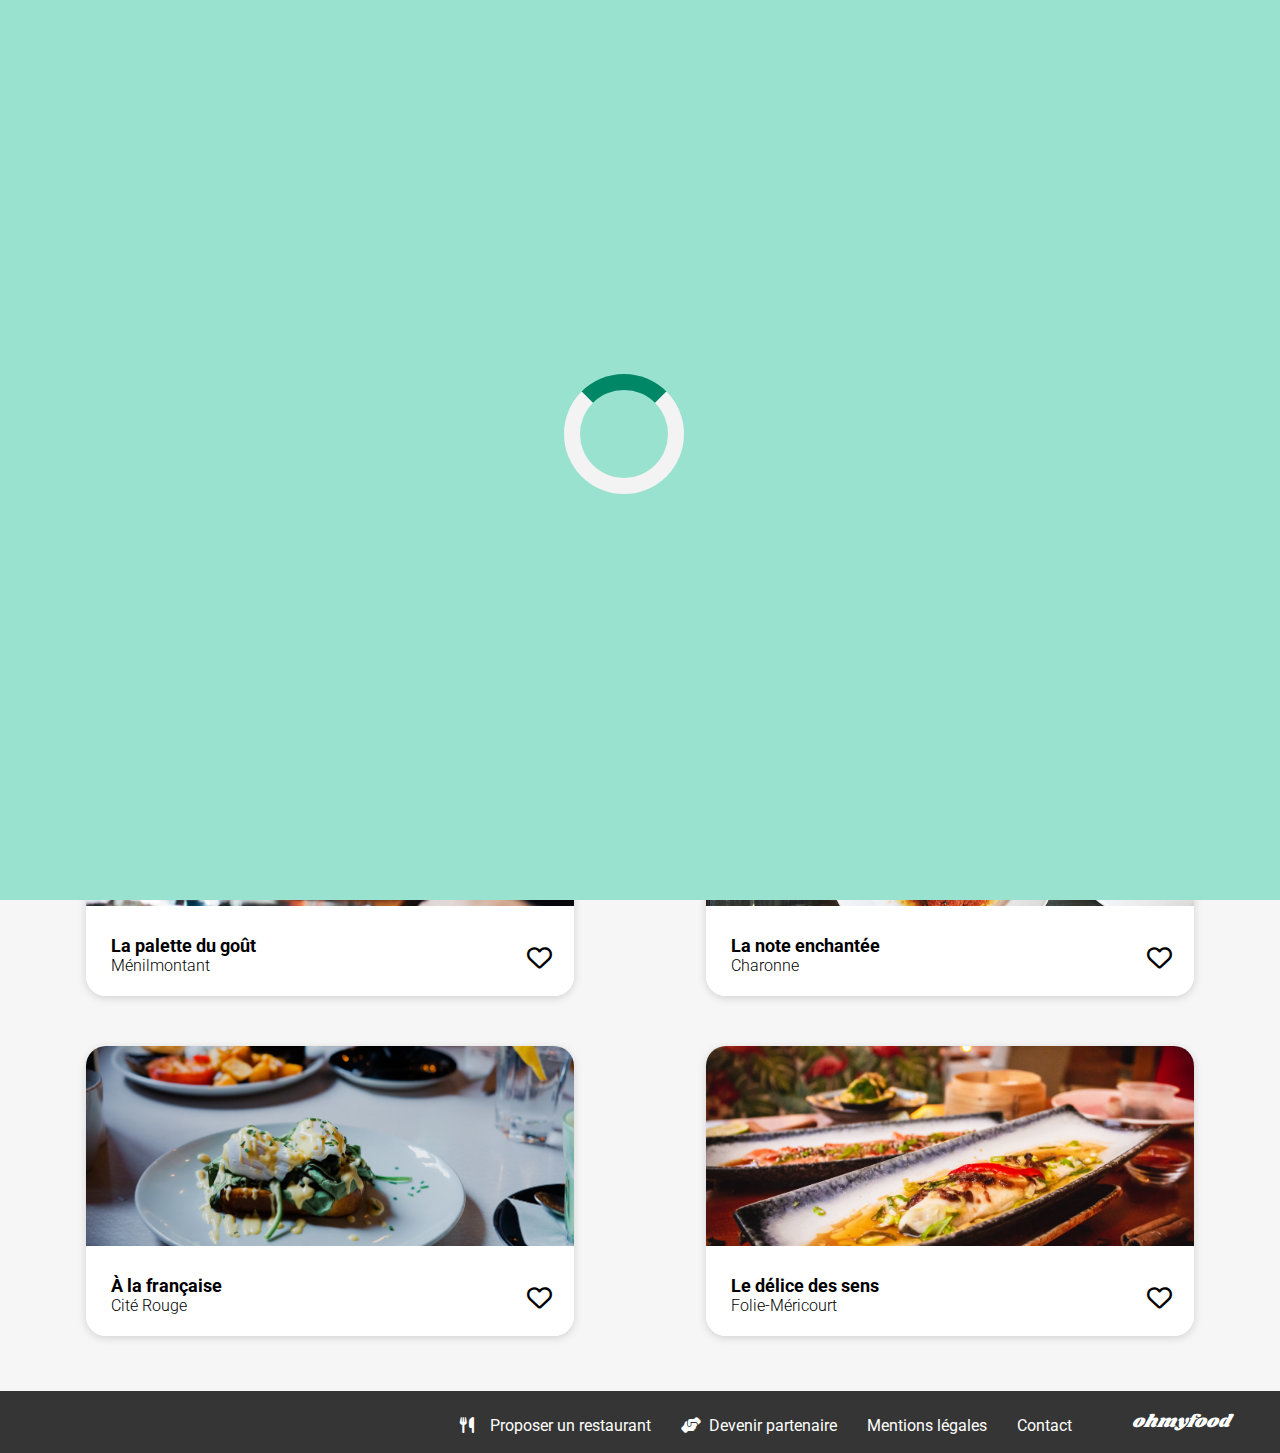
<file: index.html>
<!DOCTYPE html>
<html lang="fr">
  <head>
    <meta charset="UTF-8" />
    <meta name="viewport" content="width=device-width, initial-scale=1.0" />
    <title>ohmyfood</title>
    <link rel="preconnect" href="https://fonts.googleapis.com" />
    <link rel="preconnect" href="https://fonts.gstatic.com" crossorigin />
    <link
      href="https://fonts.googleapis.com/css2?family=Shrikhand&display=swap"
      rel="stylesheet"
    />
    <link rel="preconnect" href="https://fonts.googleapis.com" />
    <link rel="preconnect" href="https://fonts.gstatic.com" crossorigin />
    <link
      href="https://fonts.googleapis.com/css2?family=Roboto:ital,wght@0,100;0,300;0,400;0,500;0,700;0,900;1,100;1,300;1,400;1,500;1,700;1,900&family=Shrikhand&display=swap"
      rel="stylesheet"
    />
    <link
      rel="stylesheet"
      href="https://cdnjs.cloudflare.com/ajax/libs/font-awesome/6.1.1/css/all.min.css"
    />
    <link rel="stylesheet" href="./style/style.css" />
  </head>

  <body>

    <!-- Loader-->

    <div class="loader loader-active .loader-hidden">
      <div class="after"></div>
    </div>


    <!-- Header -->

    <header class="header">
      <h1 class="header__title">ohmyfood</h1>
    </header>

    <!-- Main Page-->
    <main class="main">
      <div class="main__location">
        <img src="assets/Icons/Pin.svg" alt="Location-pin Icon" />

        <p>Paris, Belleville</p>
      </div>

      <!-- Description -->

      <section class="main__description">
        <h2 class="main__description__title">Réservez le menu qui 
vous convient
        </h2>

        <p class="main__description__text">
          Découvrez des restaurants d'exception, sélectionnés par nos soins.
        </p>

        <a class="main__description__btn btn-hover" href="#restaurant"
          ><p>Explorer nos restaurants</p></a
        >
      </section>

      <!-- Fonctionnement -->
      <h2 class="main__fonctionnement__title">Fonctionnement</h2>
      <div class="main__fonctionnement">
        <div class="main__fonctionnement__steps">
          <div>1</div>
          <img
            src="assets/Icons/mobile-screen-button.svg"
            alt="mobile-phone Icon"
          />
          <p>Choisissez un restaurant</p>
        </div>

        <div class="main__fonctionnement__steps">
          <div>2</div>
          <img src="assets/Icons/list-ul.svg" alt="List Icon" />
          <p>Composez votre menu</p>
        </div>

        <div class="main__fonctionnement__steps">
          <div>3</div>
          <img src="assets/Icons/store.svg" alt="Store Icon" />
          <p>Dégustez au restaurant</p>
        </div>
      </div>

      <!-- Restaurants -->

      <section class="main__restaurants">
        <h2 class="main__restaurants__title" id="restaurant">Restaurants</h2>
        <div class="main__restaurants__container">
          <a class="main__restaurants__container__link" href="restaurants/lapalettedugout.html">
            <article class="main__restaurants__container__link__card">
              <img
                src="assets/images/restaurants-images/jay-wennington-N_Y88TWmGwA-unsplash.jpg"
                alt="Image du restaurant La palette du goût"
              />
              <div class="main__restaurants__container__link__card__content">
                <div
                  class="main__restaurants__container__link__card__content__text"
                >
                  <span class="new-badge">Nouveau</span>
                  <div class="main__restaurants__container__link__card__content__text__title">
                    <h3>
                      La palette du goût
                    </h3>
                    <div class="heart"><i class="fa-regular fa-heart heart-empty"></i
                      ><i class="fa-solid fa-heart heart-full"></i></div>
                  </div>

                  <p>Ménilmontant</p>
                </div>
              </div>
            </article>
          </a>
          <a class="main__restaurants__container__link" href="restaurants/lanotenchantee.html">
            <article class="main__restaurants__container__link__card">
              <img
                src="assets/images/restaurants-images/stil-u2Lp8tXIcjw-unsplash.jpg"
                alt="Image du restaurant La note enchantée"
              />
              <div class="main__restaurants__container__link__card__content">
                <div
                  class="main__restaurants__container__link__card__content__text"
                >
                  <span class="new-badge">Nouveau</span>
                  <div class="main__restaurants__container__link__card__content__text__title">
                    <h3>
                      La note enchantée
                    </h3>
                    <div class="heart"><i class="fa-regular fa-heart heart-empty"></i
                      ><i class="fa-solid fa-heart heart-full"></i></div>
                  </div>

                  <p>Charonne</p>
                </div>
              </div>
            </article>
          </a>
          <a class="main__restaurants__container__link" href="restaurants/alafrancaise.html">
            <article class="main__restaurants__container__link__card">
              <img
                src="assets/images/restaurants-images/toa-heftiba-DQKerTsQwi0-unsplash.jpg"
                alt="Image du restaurant À la française"
              />
              <div class="main__restaurants__container__link__card__content">
                <div
                  class="main__restaurants__container__link__card__content__text"
                >
                <div class="main__restaurants__container__link__card__content__text__title">
                  <h3>
                    À la française
                  </h3>
                  <div class="heart"><i class="fa-regular fa-heart heart-empty"></i
                    ><i class="fa-solid fa-heart heart-full"></i></div>
                </div>

                  <p>Cité Rouge</p>
                </div>
              </div>
            </article>
          </a>
          <a class="main__restaurants__container__link" href="restaurants/ledelicedessens.html">
            <article class="main__restaurants__container__link__card">
              <img
                src="assets/images/restaurants-images/louis-hansel-shotsoflouis-qNBGVyOCY8Q-unsplash.jpg"
                alt="Image du restaurant Le délice des sens"
              />
              <div class="main__restaurants__container__link__card__content">
                <div
                  class="main__restaurants__container__link__card__content__text"
                >
                <div class="main__restaurants__container__link__card__content__text__title">
                  <h3>
                    Le délice des sens 
                  </h3>
                  <div class="heart"><i class="fa-regular fa-heart heart-empty"></i
                    ><i class="fa-solid fa-heart heart-full"></i></div>
                </div>

                  <p>Folie-Méricourt</p>
                </div>
              </div>
            </article>
          </a>
        </div>
      </section>
    </main>


  <!-- Footer -->

  <footer>
    <h2 class="footer__title">ohmyfood</h2>
    <div class="footer__content">
      <ul class="footer__content__unordered-list">
        <li class="list-icon1"><a href="#">Proposer un restaurant</a></li>
        <li class="list-icon2"><a href="#">Devenir partenaire</a></li>
        <li><a href="#">Mentions légales</a></li>
        <li><a href="#">Contact</a></li>
      </ul>
    </div>
  </footer>
</body>
</html>
</file>
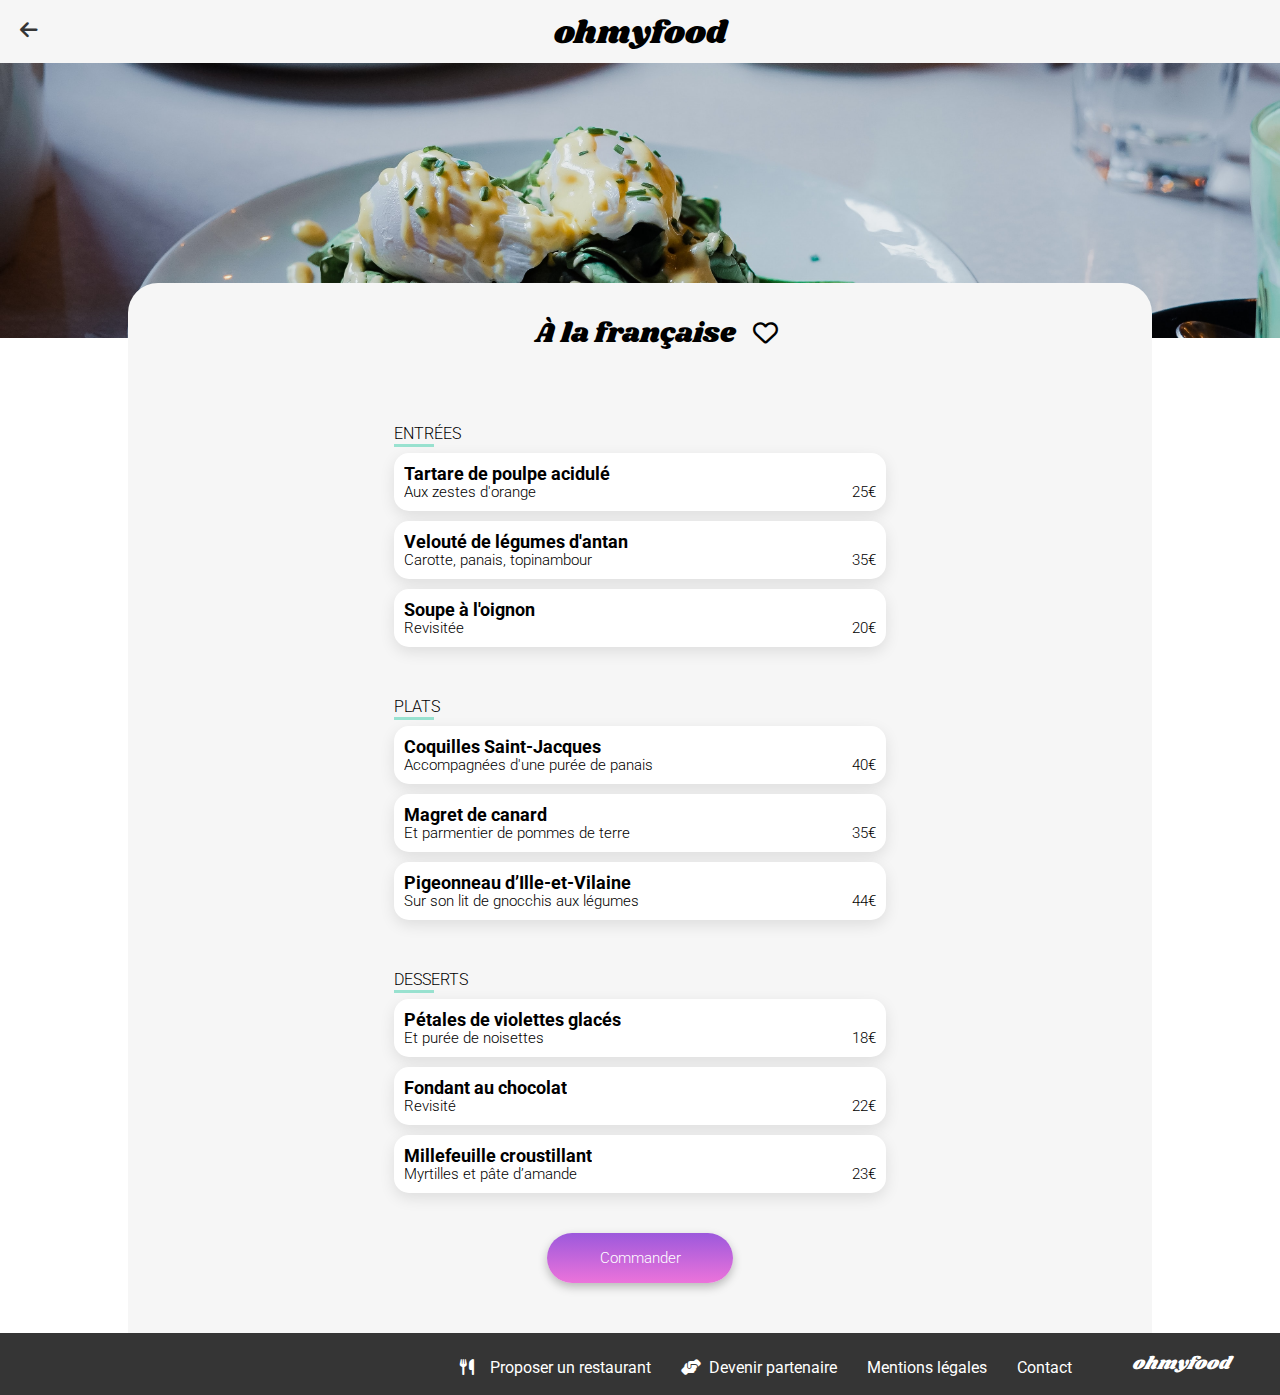
<file: restaurants/alafrancaise.html>
<!DOCTYPE html>
<html lang="fr">
<head>
    <meta charset="UTF-8">
    <meta name="viewport" content="width=device-width, initial-scale=1.0">
    <title>La palette du goût</title>
    <link rel="preconnect" href="https://fonts.googleapis.com" />
    <link rel="preconnect" href="https://fonts.gstatic.com" crossorigin />
    <link
      href="https://fonts.googleapis.com/css2?family=Shrikhand&display=swap"
      rel="stylesheet"
    />
    <link rel="preconnect" href="https://fonts.googleapis.com" />
    <link rel="preconnect" href="https://fonts.gstatic.com" crossorigin />
    <link
      href="https://fonts.googleapis.com/css2?family=Roboto:ital,wght@0,100;0,300;0,400;0,500;0,700;0,900;1,100;1,300;1,400;1,500;1,700;1,900&family=Shrikhand&display=swap"
      rel="stylesheet"
    />
    <link
      rel="stylesheet"
      href="https://cdnjs.cloudflare.com/ajax/libs/font-awesome/6.1.1/css/all.min.css"
    />
    <link rel="stylesheet" href="../style/style.css" />
</head>
<body>
    <header class="restaurant-header">
        <a href="../index.html"><i class="restaurant-header__icon fa-solid fa-arrow-left"></i></a>
        <h1 class="restaurant-header__title">ohmyfood</h1> 
        
    </header>

   


    <main>
        <div class="main-menu">    
            
            <article class="main-menu__card">
                <img class="main-menu__card__image" src="../assets/images/restaurants-images/toa-heftiba-DQKerTsQwi0-unsplash.jpg" alt="Image du restaurant La palette du goût">
                <div class="main-menu__card__content">
                    <div class="main-menu__card__content__header">
                        <h2 class="main-menu__card__content__title">À la française</h2>
                        <div class="main-menu__card__content__heart heart"> <i class="fa-regular fa-heart heart-empty"></i><i class="fa-solid fa-heart heart-full"></i></div>
                    </div>
                    <div class="main-menu__card__content__entrees">
                        <h3 class="main-menu__card__content__entrees__title">entrées</h3>
                        <div class="main-menu__card__content__entrees__meal">
                            <div class="main-menu__card__content__entrees__meal__text">
                                <h3>Tartare de poulpe acidulé</h3>
                                <p>Aux zestes d'orange</p>
                            </div>
                            <div class="main-menu__card__content__entrees__meal__content">
                            <p class="prix">25€</p>
                            <div class="main-menu__card__content__entrees__meal__check"><i class="fa-solid fa-check check"></i></div>
                            </div>                            
                        </div>
                        <div class="main-menu__card__content__entrees__meal">
                            <div class="main-menu__card__content__entrees__meal__text">
                                <h3>Velouté de légumes d'antan</h3>
                                <p>Carotte, panais, topinambour</p>
                            </div>
                            <div class="main-menu__card__content__entrees__meal__content">
                            <p class="prix">35€</p>
                            <div class="main-menu__card__content__entrees__meal__check"><i class="fa-solid fa-check check"></i></div>
                            </div>                            
                        </div>
                        <div class="main-menu__card__content__entrees__meal">
                            <div class="main-menu__card__content__entrees__meal__text">
                                <h3>Soupe à l'oignon</h3>
                                <p>Revisitée</p>
                            </div>
                            <div class="main-menu__card__content__entrees__meal__content">
                            <p class="prix">20€</p>
                            <div class="main-menu__card__content__entrees__meal__check"><i class="fa-solid fa-check check"></i></div>
                            </div>                            
                        </div>
                    </div>
                    <div class="main-menu__card__content__entrees">
                        <h3 class="main-menu__card__content__entrees__title">plats</h3>
                        <div class="main-menu__card__content__entrees__meal">
                            <div class="main-menu__card__content__entrees__meal__text">
                                <h3>Coquilles Saint-Jacques</h3>
                                <p>Accompagnées d'une purée de panais</p>
                            </div>
                            <div class="main-menu__card__content__entrees__meal__content">
                            <p class="prix">40€</p>
                            <div class="main-menu__card__content__entrees__meal__check"><i class="fa-solid fa-check check"></i></div>
                            </div>                            
                        </div>
                        <div class="main-menu__card__content__entrees__meal">
                            <div class="main-menu__card__content__entrees__meal__text">
                                <h3>Magret de canard</h3>
                                <p>Et parmentier de pommes de terre</p>
                            </div>
                            <div class="main-menu__card__content__entrees__meal__content">
                            <p class="prix">35€</p>
                            <div class="main-menu__card__content__entrees__meal__check"><i class="fa-solid fa-check check"></i></div>
                            </div>                            
                        </div>
                        <div class="main-menu__card__content__entrees__meal">
                            <div class="main-menu__card__content__entrees__meal__text">
                                <h3>Pigeonneau d’Ille-et-Vilaine</h3>
                                <p>Sur son lit de gnocchis aux légumes</p>
                            </div>
                            <div class="main-menu__card__content__entrees__meal__content">
                            <p class="prix">44€</p>
                            <div class="main-menu__card__content__entrees__meal__check"><i class="fa-solid fa-check check"></i></div>
                            </div>                            
                        </div>
                    </div>
                    <div class="main-menu__card__content__entrees">
                        <h3 class="main-menu__card__content__entrees__title">desserts</h3>
                        <div class="main-menu__card__content__entrees__meal">
                            <div class="main-menu__card__content__entrees__meal__text">
                                <h3>Pétales de violettes glacés</h3>
                                <p>Et purée de noisettes</p>
                            </div>
                            <div class="main-menu__card__content__entrees__meal__content">
                            <p class="prix">18€</p>
                            <div class="main-menu__card__content__entrees__meal__check"><i class="fa-solid fa-check check"></i></div>
                            </div>                            
                        </div>
                        <div class="main-menu__card__content__entrees__meal">
                            <div class="main-menu__card__content__entrees__meal__text">
                                <h3>Fondant au chocolat</h3>
                                <p>Revisité</p>
                            </div>
                            <div class="main-menu__card__content__entrees__meal__content">
                            <p class="prix">22€</p>
                            <div class="main-menu__card__content__entrees__meal__check"><i class="fa-solid fa-check check"></i></div>
                            </div>                            
                        </div>
                        <div class="main-menu__card__content__entrees__meal">
                            <div class="main-menu__card__content__entrees__meal__text">
                                <h3>Millefeuille croustillant</h3>
                                <p>Myrtilles et pâte d’amande</p>
                            </div>
                            <div class="main-menu__card__content__entrees__meal__content">
                            <p class="prix">23€</p>
                            <div class="main-menu__card__content__entrees__meal__check"><i class="fa-solid fa-check check"></i></div>
                            </div>                            
                        </div>
                    </div>
                    <div class="btn-container">
                        <a class="btn-container__content btn-hover" href="#"
                        ><p>Commander</p></a>
                    </div>
                </div>



            </article>
        </div>    

    </main>

<footer class="footer">
    <h2 class="footer__title">ohmyfood</h2>
    <div class="footer__content">
      <ul class="footer__content__unordered-list">
        <li class="list-icon1"><a href="#">Proposer un restaurant</a></li>
        <li class="list-icon2"><a href="#">Devenir partenaire</a></li>
        <li><a href="#">Mentions légales</a></li>
        <li><a href="#">Contact</a></li>
      </ul>
    </div>
  </footer>
</body>
</html>
</file>
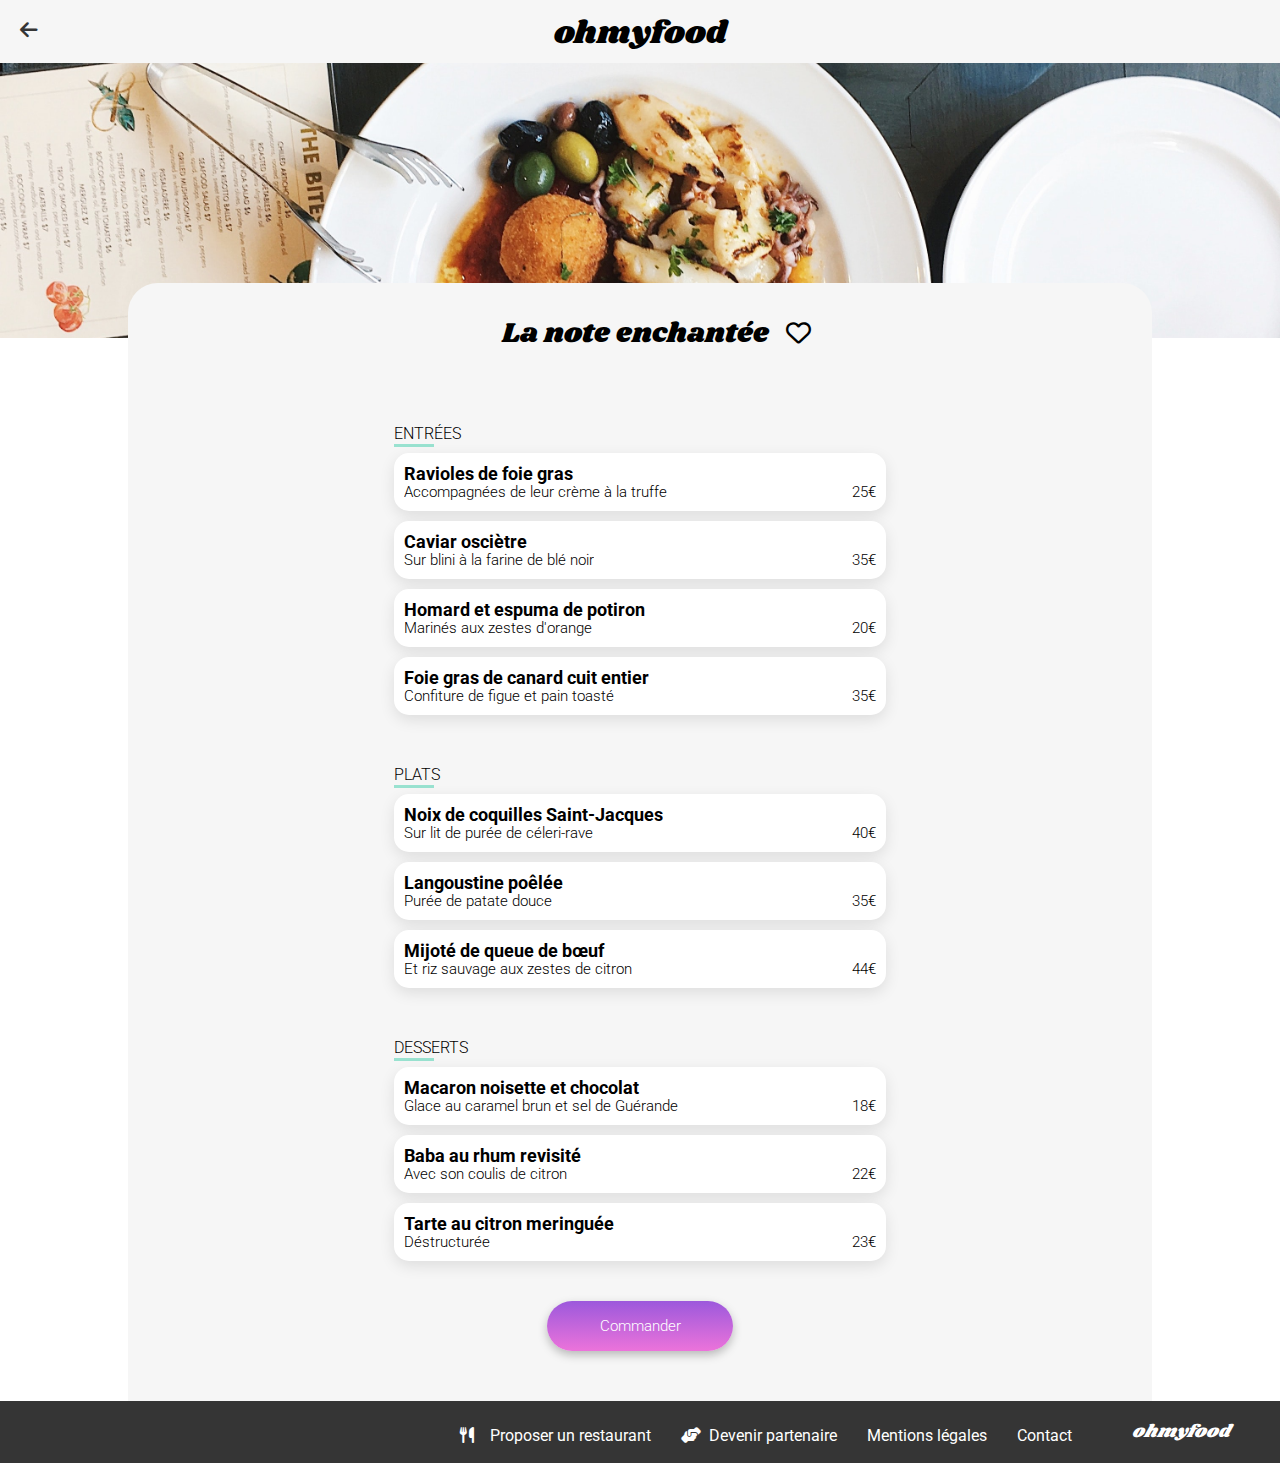
<file: restaurants/lanotenchantee.html>
<!DOCTYPE html>
<html lang="fr">
<head>
    <meta charset="UTF-8">
    <meta name="viewport" content="width=device-width, initial-scale=1.0">
    <title>La palette du goût</title>
    <link rel="preconnect" href="https://fonts.googleapis.com" />
    <link rel="preconnect" href="https://fonts.gstatic.com" crossorigin />
    <link
      href="https://fonts.googleapis.com/css2?family=Shrikhand&display=swap"
      rel="stylesheet"
    />
    <link rel="preconnect" href="https://fonts.googleapis.com" />
    <link rel="preconnect" href="https://fonts.gstatic.com" crossorigin />
    <link
      href="https://fonts.googleapis.com/css2?family=Roboto:ital,wght@0,100;0,300;0,400;0,500;0,700;0,900;1,100;1,300;1,400;1,500;1,700;1,900&family=Shrikhand&display=swap"
      rel="stylesheet"
    />
    <link
      rel="stylesheet"
      href="https://cdnjs.cloudflare.com/ajax/libs/font-awesome/6.1.1/css/all.min.css"
    />
    <link rel="stylesheet" href="../style/style.css" />
</head>
<body>
    <header class="restaurant-header">
        <a href="../index.html"><i class="restaurant-header__icon fa-solid fa-arrow-left"></i></a>
        <h1 class="restaurant-header__title">ohmyfood</h1> 
        
    </header>

   


    <main>
        <div class="main-menu">    
            
            <article class="main-menu__card">
                <img class="main-menu__card__image" src="../assets/images/restaurants-images/stil-u2Lp8tXIcjw-unsplash.jpg" alt="Image du restaurant La palette du goût">
                <div class="main-menu__card__content">
                    <div class="main-menu__card__content__header">
                        <h2 class="main-menu__card__content__title">La note enchantée</h2>
                        <div class="main-menu__card__content__heart heart"> <i class="fa-regular fa-heart heart-empty"></i><i class="fa-solid fa-heart heart-full"></i></div>
                    </div>
                    <div class="main-menu__card__content__entrees">
                        <h3 class="main-menu__card__content__entrees__title">entrées</h3>
                        <div class="main-menu__card__content__entrees__meal">
                            <div class="main-menu__card__content__entrees__meal__text">
                                <h3>Ravioles de foie gras</h3>
                                <p>Accompagnées de leur crème à la truffe</p>
                            </div>
                            <div class="main-menu__card__content__entrees__meal__content">
                            <p class="prix">25€</p>
                            <div class="main-menu__card__content__entrees__meal__check"><i class="fa-solid fa-check check"></i></div>
                            </div>                            
                        </div>
                        <div class="main-menu__card__content__entrees__meal">
                            <div class="main-menu__card__content__entrees__meal__text">
                                <h3>Caviar osciètre</h3>
                                <p>Sur blini à la farine de blé noir</p>
                            </div>
                            <div class="main-menu__card__content__entrees__meal__content">
                            <p class="prix">35€</p>
                            <div class="main-menu__card__content__entrees__meal__check"><i class="fa-solid fa-check check"></i></div>
                            </div>                            
                        </div>
                        <div class="main-menu__card__content__entrees__meal">
                            <div class="main-menu__card__content__entrees__meal__text">
                                <h3>Homard et espuma de potiron</h3>
                                <p>Marinés aux zestes d'orange</p>
                            </div>
                            <div class="main-menu__card__content__entrees__meal__content">
                            <p class="prix">20€</p>
                            <div class="main-menu__card__content__entrees__meal__check"><i class="fa-solid fa-check check"></i></div>
                            </div>                            
                        </div>
                        <div class="main-menu__card__content__entrees__meal">
                            <div class="main-menu__card__content__entrees__meal__text">
                                <h3>Foie gras de canard cuit entier</h3>
                                <p>Confiture de figue et pain toasté</p>
                            </div>
                            <div class="main-menu__card__content__entrees__meal__content">
                            <p class="prix">35€</p>
                            <div class="main-menu__card__content__entrees__meal__check"><i class="fa-solid fa-check check"></i></div>
                            </div>                            
                        </div>
                    </div>
                    <div class="main-menu__card__content__entrees">
                        <h3 class="main-menu__card__content__entrees__title">plats</h3>
                        <div class="main-menu__card__content__entrees__meal">
                            <div class="main-menu__card__content__entrees__meal__text">
                                <h3>Noix de coquilles Saint-Jacques</h3>
                                <p>Sur lit de purée de céleri-rave  </p>
                            </div>
                            <div class="main-menu__card__content__entrees__meal__content">
                            <p class="prix">40€</p>
                            <div class="main-menu__card__content__entrees__meal__check"><i class="fa-solid fa-check check"></i></div>
                            </div>                            
                        </div>
                        <div class="main-menu__card__content__entrees__meal">
                            <div class="main-menu__card__content__entrees__meal__text">
                                <h3>Langoustine poêlée</h3>
                                <p>Purée de patate douce</p>
                            </div>
                            <div class="main-menu__card__content__entrees__meal__content">
                            <p class="prix">35€</p>
                            <div class="main-menu__card__content__entrees__meal__check"><i class="fa-solid fa-check check"></i></div>
                            </div>                            
                        </div>
                        <div class="main-menu__card__content__entrees__meal">
                            <div class="main-menu__card__content__entrees__meal__text">
                                <h3>Mijoté de queue de bœuf</h3>
                                <p>Et riz sauvage aux zestes de citron</p>
                            </div>
                            <div class="main-menu__card__content__entrees__meal__content">
                            <p class="prix">44€</p>
                            <div class="main-menu__card__content__entrees__meal__check"><i class="fa-solid fa-check check"></i></div>
                            </div>                            
                        </div>
                    </div>
                    <div class="main-menu__card__content__entrees">
                        <h3 class="main-menu__card__content__entrees__title">desserts</h3>
                        <div class="main-menu__card__content__entrees__meal">
                            <div class="main-menu__card__content__entrees__meal__text">
                                <h3>Macaron noisette et chocolat</h3>
                                <p>Glace au caramel brun et sel de Guérande</p>
                            </div>
                            <div class="main-menu__card__content__entrees__meal__content">
                            <p class="prix">18€</p>
                            <div class="main-menu__card__content__entrees__meal__check"><i class="fa-solid fa-check check"></i></div>
                            </div>                            
                        </div>
                        <div class="main-menu__card__content__entrees__meal">
                            <div class="main-menu__card__content__entrees__meal__text">
                                <h3>Baba au rhum revisité</h3>
                                <p>Avec son coulis de citron</p>
                            </div>
                            <div class="main-menu__card__content__entrees__meal__content">
                            <p class="prix">22€</p>
                            <div class="main-menu__card__content__entrees__meal__check"><i class="fa-solid fa-check check"></i></div>
                            </div>                            
                        </div>
                        <div class="main-menu__card__content__entrees__meal">
                            <div class="main-menu__card__content__entrees__meal__text">
                                <h3>Tarte au citron meringuée</h3>
                                <p>Déstructurée</p>
                            </div>
                            <div class="main-menu__card__content__entrees__meal__content">
                            <p class="prix">23€</p>
                            <div class="main-menu__card__content__entrees__meal__check"><i class="fa-solid fa-check check"></i></div>
                            </div>                            
                        </div>
                    </div>
                    <div class="btn-container">
                        <a class="btn-container__content btn-hover" href="#"
                        ><p>Commander</p></a>
                    </div>
                </div>



            </article>
        </div>    

    </main>

<footer class="footer">
    <h2 class="footer__title">ohmyfood</h2>
    <div class="footer__content">
      <ul class="footer__content__unordered-list">
        <li class="list-icon1"><a href="#">Proposer un restaurant</a></li>
        <li class="list-icon2"><a href="#">Devenir partenaire</a></li>
        <li><a href="#">Mentions légales</a></li>
        <li><a href="#">Contact</a></li>
      </ul>
    </div>
  </footer>
</body>
</html>
</file>
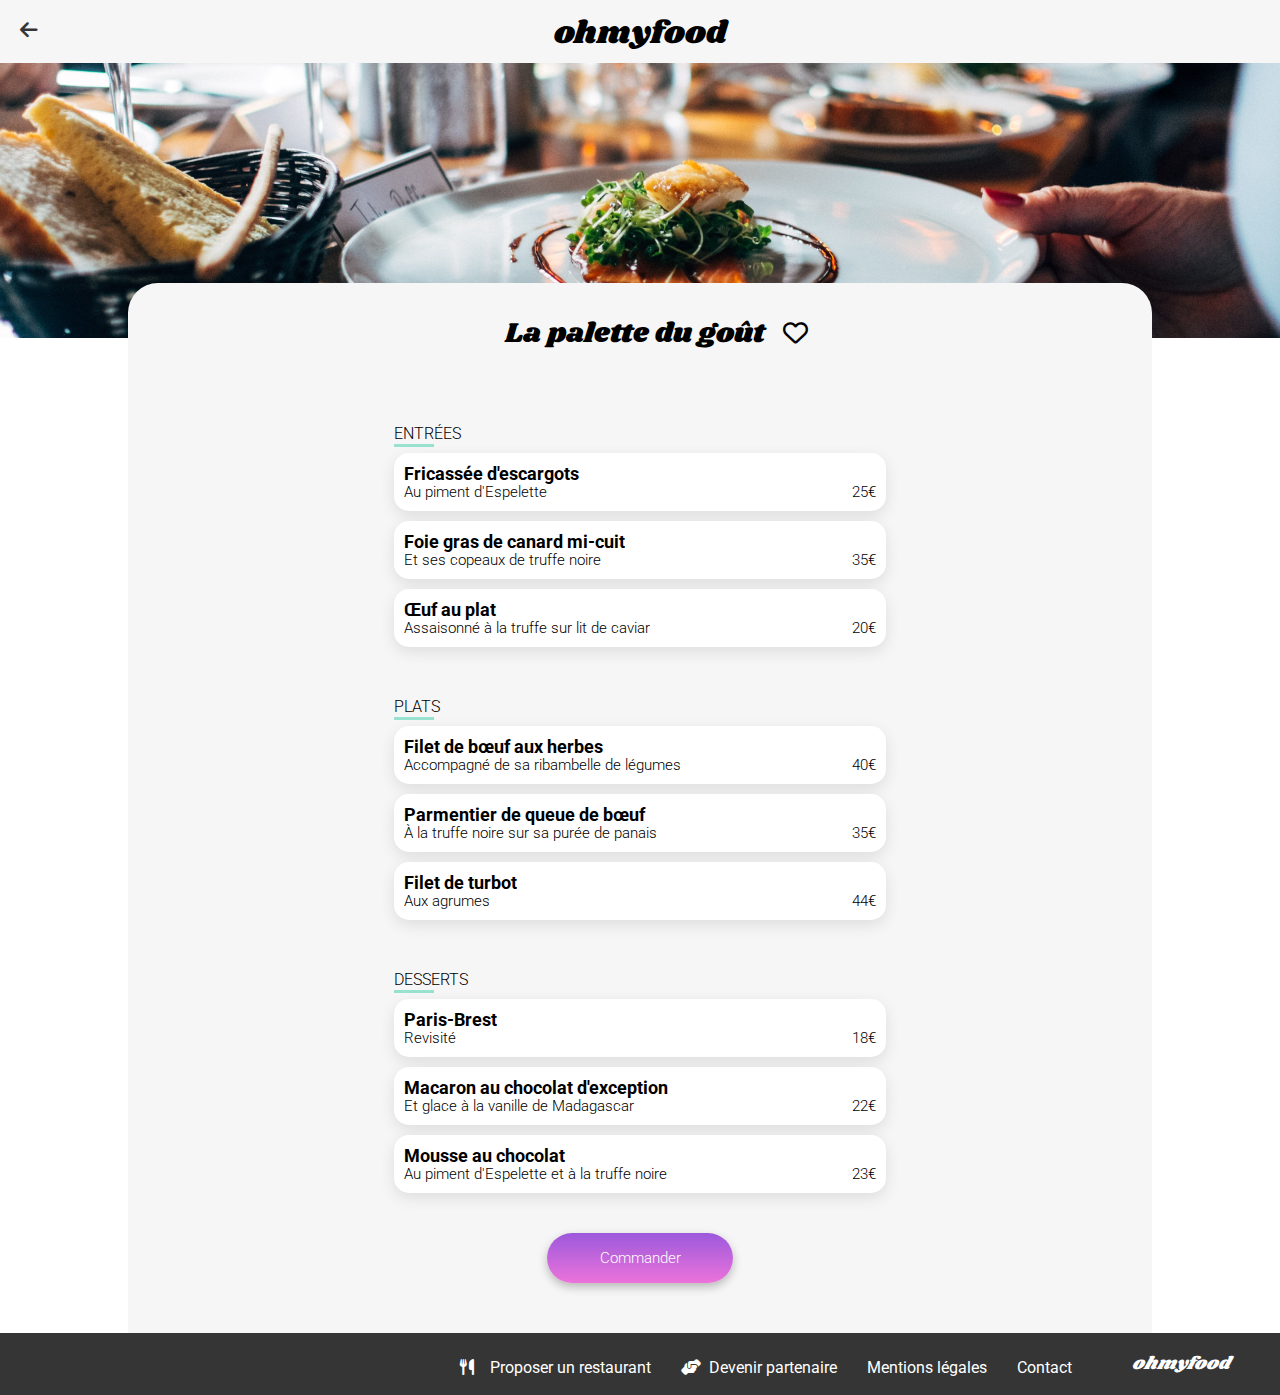
<file: restaurants/lapalettedugout.html>
<!DOCTYPE html>
<html lang="fr">
<head>
    <meta charset="UTF-8">
    <meta name="viewport" content="width=device-width, initial-scale=1.0">
    <title>La palette du goût</title>
    <link rel="preconnect" href="https://fonts.googleapis.com" />
    <link rel="preconnect" href="https://fonts.gstatic.com" crossorigin />
    <link
      href="https://fonts.googleapis.com/css2?family=Shrikhand&display=swap"
      rel="stylesheet"
    />
    <link rel="preconnect" href="https://fonts.googleapis.com" />
    <link rel="preconnect" href="https://fonts.gstatic.com" crossorigin />
    <link
      href="https://fonts.googleapis.com/css2?family=Roboto:ital,wght@0,100;0,300;0,400;0,500;0,700;0,900;1,100;1,300;1,400;1,500;1,700;1,900&family=Shrikhand&display=swap"
      rel="stylesheet"
    />
    <link
      rel="stylesheet"
      href="https://cdnjs.cloudflare.com/ajax/libs/font-awesome/6.1.1/css/all.min.css"
    />
    <link rel="stylesheet" href="../style/style.css" />
</head>
<body>
    <header class="restaurant-header">
        <a href="../index.html"><i class="restaurant-header__icon fa-solid fa-arrow-left"></i></a>
        <h1 class="restaurant-header__title">ohmyfood</h1> 
        
    </header>

   


    <main>
        <div class="main-menu">    
            
            <article class="main-menu__card">
                <img class="main-menu__card__image" src="../assets/images/restaurants-images/jay-wennington-N_Y88TWmGwA-unsplash.jpg" alt="Image du restaurant La palette du goût">
                <div class="main-menu__card__content">
                    <div class="main-menu__card__content__header">
                        <h2 class="main-menu__card__content__title">La palette du goût</h2>
                        <div class="main-menu__card__content__heart heart"> <i class="fa-regular fa-heart heart-empty"></i><i class="fa-solid fa-heart heart-full"></i></div>
                    </div>
                    <div class="main-menu__card__content__entrees">
                        <h3 class="main-menu__card__content__entrees__title">entrées</h3>
                        <div class="main-menu__card__content__entrees__meal">
                            <div class="main-menu__card__content__entrees__meal__text">
                                <h3>Fricassée d'escargots</h3>
                                <p>Au piment d'Espelette</p>
                            </div>
                            <div class="main-menu__card__content__entrees__meal__content">
                            <p class="prix">25€</p>
                            <div class="main-menu__card__content__entrees__meal__check"><i class="fa-solid fa-check check"></i></div>
                            </div>                            
                        </div>
                        <div class="main-menu__card__content__entrees__meal">
                            <div class="main-menu__card__content__entrees__meal__text">
                                <h3>Foie gras de canard mi-cuit</h3>
                                <p>Et ses copeaux de truffe noire</p>
                            </div>
                            <div class="main-menu__card__content__entrees__meal__content">
                            <p class="prix">35€</p>
                            <div class="main-menu__card__content__entrees__meal__check"><i class="fa-solid fa-check check"></i></div>
                            </div>                            
                        </div>
                        <div class="main-menu__card__content__entrees__meal">
                            <div class="main-menu__card__content__entrees__meal__text">
                                <h3>Œuf au plat</h3>
                                <p>Assaisonné à la truffe sur lit de caviar</p>
                            </div>
                            <div class="main-menu__card__content__entrees__meal__content">
                            <p class="prix">20€</p>
                            <div class="main-menu__card__content__entrees__meal__check"><i class="fa-solid fa-check check"></i></div>
                            </div>                            
                        </div>
                    </div>
                    <div class="main-menu__card__content__entrees">
                        <h3 class="main-menu__card__content__entrees__title">plats</h3>
                        <div class="main-menu__card__content__entrees__meal">
                            <div class="main-menu__card__content__entrees__meal__text">
                                <h3>Filet de bœuf aux herbes</h3>
                                <p>Accompagné de sa ribambelle de légumes</p>
                            </div>
                            <div class="main-menu__card__content__entrees__meal__content">
                            <p class="prix">40€</p>
                            <div class="main-menu__card__content__entrees__meal__check"><i class="fa-solid fa-check check"></i></div>
                            </div>                            
                        </div>
                        <div class="main-menu__card__content__entrees__meal">
                            <div class="main-menu__card__content__entrees__meal__text">
                                <h3>Parmentier de queue de bœuf</h3>
                                <p>À la truffe noire sur sa purée de panais</p>
                            </div>
                            <div class="main-menu__card__content__entrees__meal__content">
                            <p class="prix">35€</p>
                            <div class="main-menu__card__content__entrees__meal__check"><i class="fa-solid fa-check check"></i></div>
                            </div>                            
                        </div>
                        <div class="main-menu__card__content__entrees__meal">
                            <div class="main-menu__card__content__entrees__meal__text">
                                <h3>Filet de turbot</h3>
                                <p>Aux agrumes</p>
                            </div>
                            <div class="main-menu__card__content__entrees__meal__content">
                            <p class="prix">44€</p>
                            <div class="main-menu__card__content__entrees__meal__check"><i class="fa-solid fa-check check"></i></div>
                            </div>                            
                        </div>
                    </div>
                    <div class="main-menu__card__content__entrees">
                        <h3 class="main-menu__card__content__entrees__title">desserts</h3>
                        <div class="main-menu__card__content__entrees__meal">
                            <div class="main-menu__card__content__entrees__meal__text">
                                <h3>Paris-Brest</h3>
                                <p>Revisité</p>
                            </div>
                            <div class="main-menu__card__content__entrees__meal__content">
                            <p class="prix">18€</p>
                            <div class="main-menu__card__content__entrees__meal__check"><i class="fa-solid fa-check check"></i></div>
                            </div>                            
                        </div>
                        <div class="main-menu__card__content__entrees__meal">
                            <div class="main-menu__card__content__entrees__meal__text">
                                <h3>Macaron au chocolat d'exception </h3>
                                <p>Et glace à la vanille de Madagascar</p>
                            </div>
                            <div class="main-menu__card__content__entrees__meal__content">
                            <p class="prix">22€</p>
                            <div class="main-menu__card__content__entrees__meal__check"><i class="fa-solid fa-check check"></i></div>
                            </div>                            
                        </div>
                        <div class="main-menu__card__content__entrees__meal">
                            <div class="main-menu__card__content__entrees__meal__text">
                                <h3>Mousse au chocolat </h3>
                                <p>Au piment d'Espelette et à la truffe noire</p>
                            </div>
                            <div class="main-menu__card__content__entrees__meal__content">
                            <p class="prix">23€</p>
                            <div class="main-menu__card__content__entrees__meal__check"><i class="fa-solid fa-check check"></i></div>
                            </div>                            
                        </div>
                    </div>
                    <div class="btn-container">
                        <a class="btn-container__content btn-hover" href="#"
                        ><p>Commander</p></a>
                    </div>
                </div>



            </article>
        </div>    

    </main>

<footer class="footer">
    <h2 class="footer__title">ohmyfood</h2>
    <div class="footer__content">
      <ul class="footer__content__unordered-list">
        <li class="list-icon1"><a href="#">Proposer un restaurant</a></li>
        <li class="list-icon2"><a href="#">Devenir partenaire</a></li>
        <li><a href="#">Mentions légales</a></li>
        <li><a href="#">Contact</a></li>
      </ul>
    </div>
  </footer>
</body>
</html>
</file>
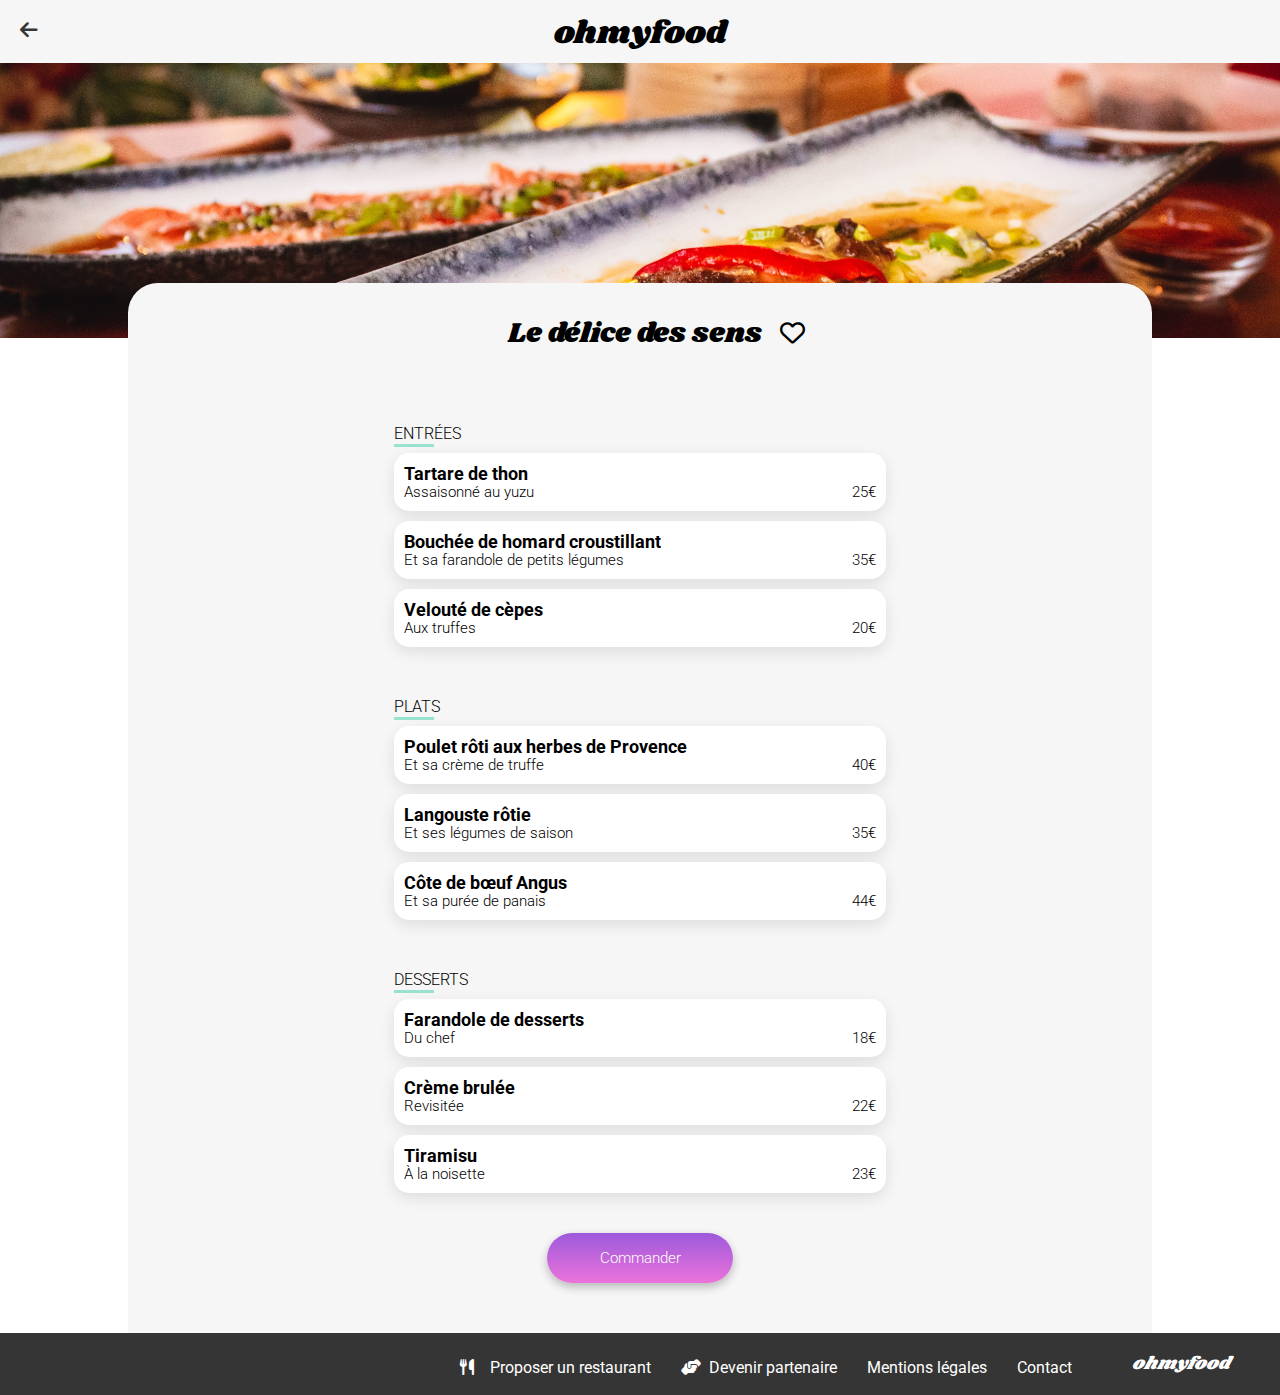
<file: restaurants/ledelicedessens.html>
<!DOCTYPE html>
<html lang="fr">
<head>
    <meta charset="UTF-8">
    <meta name="viewport" content="width=device-width, initial-scale=1.0">
    <title>La palette du goût</title>
    <link rel="preconnect" href="https://fonts.googleapis.com" />
    <link rel="preconnect" href="https://fonts.gstatic.com" crossorigin />
    <link
      href="https://fonts.googleapis.com/css2?family=Shrikhand&display=swap"
      rel="stylesheet"
    />
    <link rel="preconnect" href="https://fonts.googleapis.com" />
    <link rel="preconnect" href="https://fonts.gstatic.com" crossorigin />
    <link
      href="https://fonts.googleapis.com/css2?family=Roboto:ital,wght@0,100;0,300;0,400;0,500;0,700;0,900;1,100;1,300;1,400;1,500;1,700;1,900&family=Shrikhand&display=swap"
      rel="stylesheet"
    />
    <link
      rel="stylesheet"
      href="https://cdnjs.cloudflare.com/ajax/libs/font-awesome/6.1.1/css/all.min.css"
    />
    <link rel="stylesheet" href="../style/style.css" />
</head>
<body>
    <header class="restaurant-header">
        <a href="../index.html"><i class="restaurant-header__icon fa-solid fa-arrow-left"></i></a>
        <h1 class="restaurant-header__title">ohmyfood</h1> 
        
    </header>

   


    <main>
        <div class="main-menu">    
            
            <article class="main-menu__card">
                <img class="main-menu__card__image" src="../assets/images/restaurants-images/louis-hansel-shotsoflouis-qNBGVyOCY8Q-unsplash.jpg" alt="Image du restaurant La palette du goût">
                <div class="main-menu__card__content">
                    <div class="main-menu__card__content__header">
                        <h2 class="main-menu__card__content__title">Le délice des sens</h2>
                        <div class="main-menu__card__content__heart heart"> <i class="fa-regular fa-heart heart-empty"></i><i class="fa-solid fa-heart heart-full"></i></div>
                    </div>
                    <div class="main-menu__card__content__entrees">
                        <h3 class="main-menu__card__content__entrees__title">entrées</h3>
                        <div class="main-menu__card__content__entrees__meal">
                            <div class="main-menu__card__content__entrees__meal__text">
                                <h3>Tartare de thon</h3>
                                <p>Assaisonné au yuzu</p>
                            </div>
                            <div class="main-menu__card__content__entrees__meal__content">
                            <p class="prix">25€</p>
                            <div class="main-menu__card__content__entrees__meal__check"><i class="fa-solid fa-check check"></i></div>
                            </div>                            
                        </div>
                        <div class="main-menu__card__content__entrees__meal">
                            <div class="main-menu__card__content__entrees__meal__text">
                                <h3>Bouchée de homard croustillant</h3>
                                <p>Et sa farandole de petits légumes</p>
                            </div>
                            <div class="main-menu__card__content__entrees__meal__content">
                            <p class="prix">35€</p>
                            <div class="main-menu__card__content__entrees__meal__check"><i class="fa-solid fa-check check"></i></div>
                            </div>                            
                        </div>
                        <div class="main-menu__card__content__entrees__meal">
                            <div class="main-menu__card__content__entrees__meal__text">
                                <h3>Velouté de cèpes</h3>
                                <p>Aux truffes</p>
                            </div>
                            <div class="main-menu__card__content__entrees__meal__content">
                            <p class="prix">20€</p>
                            <div class="main-menu__card__content__entrees__meal__check"><i class="fa-solid fa-check check"></i></div>
                            </div>                            
                        </div>
                    </div>
                    <div class="main-menu__card__content__entrees">
                        <h3 class="main-menu__card__content__entrees__title">plats</h3>
                        <div class="main-menu__card__content__entrees__meal">
                            <div class="main-menu__card__content__entrees__meal__text">
                                <h3>Poulet rôti aux herbes de Provence</h3>
                                <p>Et sa crème de truffe</p>
                            </div>
                            <div class="main-menu__card__content__entrees__meal__content">
                            <p class="prix">40€</p>
                            <div class="main-menu__card__content__entrees__meal__check"><i class="fa-solid fa-check check"></i></div>
                            </div>                            
                        </div>
                        <div class="main-menu__card__content__entrees__meal">
                            <div class="main-menu__card__content__entrees__meal__text">
                                <h3>Langouste rôtie</h3>
                                <p>Et ses légumes de saison</p>
                            </div>
                            <div class="main-menu__card__content__entrees__meal__content">
                            <p class="prix">35€</p>
                            <div class="main-menu__card__content__entrees__meal__check"><i class="fa-solid fa-check check"></i></div>
                            </div>                            
                        </div>
                        <div class="main-menu__card__content__entrees__meal">
                            <div class="main-menu__card__content__entrees__meal__text">
                                <h3>Côte de bœuf Angus</h3>
                                <p>Et sa purée de panais</p>
                            </div>
                            <div class="main-menu__card__content__entrees__meal__content">
                            <p class="prix">44€</p>
                            <div class="main-menu__card__content__entrees__meal__check"><i class="fa-solid fa-check check"></i></div>
                            </div>                            
                        </div>
                    </div>
                    <div class="main-menu__card__content__entrees">
                        <h3 class="main-menu__card__content__entrees__title">desserts</h3>
                        <div class="main-menu__card__content__entrees__meal">
                            <div class="main-menu__card__content__entrees__meal__text">
                                <h3>Farandole de desserts</h3>
                                <p>Du chef</p>
                            </div>
                            <div class="main-menu__card__content__entrees__meal__content">
                            <p class="prix">18€</p>
                            <div class="main-menu__card__content__entrees__meal__check"><i class="fa-solid fa-check check"></i></div>
                            </div>                            
                        </div>
                        <div class="main-menu__card__content__entrees__meal">
                            <div class="main-menu__card__content__entrees__meal__text">
                                <h3>Crème brulée</h3>
                                <p>Revisitée</p>
                            </div>
                            <div class="main-menu__card__content__entrees__meal__content">
                            <p class="prix">22€</p>
                            <div class="main-menu__card__content__entrees__meal__check"><i class="fa-solid fa-check check"></i></div>
                            </div>                            
                        </div>
                        <div class="main-menu__card__content__entrees__meal">
                            <div class="main-menu__card__content__entrees__meal__text">
                                <h3>Tiramisu</h3>
                                <p>À la noisette</p>
                            </div>
                            <div class="main-menu__card__content__entrees__meal__content">
                            <p class="prix">23€</p>
                            <div class="main-menu__card__content__entrees__meal__check"><i class="fa-solid fa-check check"></i></div>
                            </div>                            
                        </div>
                    </div>
                    <div class="btn-container">
                        <a class="btn-container__content btn-hover" href="#"
                        ><p>Commander</p></a>
                    </div>
                </div>



            </article>
        </div>    

    </main>

<footer class="footer">
    <h2 class="footer__title">ohmyfood</h2>
    <div class="footer__content">
      <ul class="footer__content__unordered-list">
        <li class="list-icon1"><a href="#">Proposer un restaurant</a></li>
        <li class="list-icon2"><a href="#">Devenir partenaire</a></li>
        <li><a href="#">Mentions légales</a></li>
        <li><a href="#">Contact</a></li>
      </ul>
    </div>
  </footer>
</body>
</html>
</file>
<file: style/style.css>
@keyframes spin {
  0% {
    transform: rotate(0deg);
  }
  100% {
    transform: rotate(360deg);
  }
}
@keyframes hideLoader {
  90% {
    opacity: 1;
  }
  100% {
    opacity: 0;
    visibility: hidden;
  }
}
.btn-hover:hover {
  background: linear-gradient(to bottom, #a16be0 -11.44%, #ff93e1 123.93%);
}
.btn-hover:hover p {
  transform: scale(1.02);
}

.heart-empty {
  align-self: center;
  z-index: 2;
  opacity: 1;
  position: absolute;
  transition: all 300ms ease-in-out;
  font-size: 25px;
}

.heart-full {
  position: absolute;
  opacity: 0;
  background-clip: text;
  background: linear-gradient(to bottom, #9356DC -11.44%, #FF79DA 123.93%);
  -webkit-background-clip: text;
  -webkit-text-fill-color: transparent;
}

.heart:hover .heart-empty {
  opacity: 0;
}
.heart:hover .heart-full {
  opacity: 1;
}

html {
  font-size: 16px;
  font-family: "Roboto";
  scroll-behavior: smooth;
}

img {
  object-fit: cover;
}

h1 {
  font-family: "Shrikhand";
  font-weight: 500;
}

h2 {
  font-size: 24px;
  font-weight: 700;
}

h3 {
  font-size: 18px;
  font-weight: 700;
}

p {
  font-size: 16px;
  font-weight: 500;
}

a {
  outline: none;
  text-decoration: none;
}

.main__restaurants__container__link {
  color: black;
  text-decoration: none;
}

ul {
  list-style-type: none;
}

*, ::before, ::after {
  margin: 0;
  padding: 0;
  box-sizing: border-box;
}

.new-badge {
  position: absolute;
  display: flex;
  justify-content: center;
  align-items: center;
  top: 1.25rem;
  right: 1.25rem;
  height: 40px;
  background-color: #99E2D0;
  color: #2c9c81;
  padding: 5px 10px;
  border-radius: 3px;
  font-size: 20px;
  font-weight: 500;
}

.header {
  display: flex;
  justify-content: center;
  align-items: center;
  height: 63px;
  width: 100%;
  box-shadow: 0px 4px 4px 0px rgba(0, 0, 0, 0.2509803922);
}

.main__location {
  display: flex;
  justify-content: center;
  align-items: center;
  padding: 15px;
  gap: 17px;
  background: #eaeaea;
  color: #353535;
  box-shadow: inset 0px 2px 4px 0px rgba(0, 0, 0, 0.1490196078);
}
@media (min-width: 1254px) {
  .main__location {
    box-shadow: none;
  }
}
.main__description {
  display: flex;
  justify-content: center;
  align-items: center;
  flex-direction: column;
  padding: 30px 0 60px 0;
  gap: 15px;
  background: #F6F6F6;
  box-shadow: inset 0px 4px 4px 0px rgba(0, 0, 0, 0.2509803922);
}
@media (min-width: 1254px) {
  .main__description {
    box-shadow: none;
  }
}
.main__description__title {
  text-align: center;
  white-space: pre-wrap;
}
@media (min-width: 1254px) {
  .main__description__title {
    font-size: 40px;
    white-space: unset;
  }
}
.main__description__text {
  text-align: center;
  font-size: 18px;
  font-weight: 300;
}
.main__description__btn {
  padding: 15px 20px 15px 20px;
  border-radius: 25px;
  cursor: pointer;
  font-size: 16px;
  font-weight: 500;
  color: #ffffff;
  background: linear-gradient(to bottom, #9356DC -11.44%, #FF79DA 123.93%);
  box-shadow: 0px 4px 10px 0px rgba(0, 0, 0, 0.2509803922);
}
.main__fonctionnement__title {
  padding: 50px 20px 0px 20px;
}
@media (min-width: 1254px) {
  .main__fonctionnement__title {
    padding-left: 100px;
  }
}
.main__fonctionnement {
  padding: 0px 0px 15px 20px;
}
@media (min-width: 1254px) {
  .main__fonctionnement {
    display: flex;
    flex-direction: row;
    justify-content: space-around;
    padding-left: 50px;
    padding-right: 50px;
    gap: 20px;
  }
}
.main__fonctionnement__steps {
  display: flex;
  flex-direction: row;
  justify-content: flex-start;
  align-items: center;
  margin: 20px 10px 20px 10px;
  padding: 25px 0px 25px 35px;
  gap: 15px;
  width: 90%;
  border-radius: 20px;
  cursor: pointer;
  font-size: 16px;
  font-weight: 500;
  background: #f6f6f6;
  box-shadow: 0px 4px 15px 0px rgba(0, 0, 0, 0.1490196078);
}
@media (min-width: 1254px) {
  .main__fonctionnement__steps {
    margin: 50px 10px 30px 10px;
    padding-left: 0px;
    width: 335px;
  }
}
.main__fonctionnement__steps div {
  position: absolute;
  left: 1.5em;
  padding-top: 2px;
  padding-left: 6px;
  width: 20px;
  height: 20px;
  border-radius: 50%;
  font-size: 14px;
  color: #ffffff;
  background: #9356DC;
}
@media (min-width: 1254px) {
  .main__fonctionnement__steps div {
    position: relative;
    left: -1em;
  }
}
.main__restaurants {
  padding: 50px 10px 20px 10px;
  background: #F6F6F6;
}
.main__restaurants__title {
  padding-left: 10px;
}
@media (min-width: 1254px) {
  .main__restaurants__title {
    padding-left: 100px;
  }
}
.main__restaurants__container {
  display: flex;
  flex-direction: column;
  justify-content: space-between;
}
@media (min-width: 1254px) {
  .main__restaurants__container {
    display: flex;
    flex-direction: row;
    flex-wrap: wrap;
    justify-content: space-around;
    align-items: center;
    padding: 20px;
    gap: 20px;
  }
}
.main__restaurants__container__link {
  position: relative;
  border-radius: 20px;
  overflow: hidden;
  margin: 15px 0;
  width: 100%;
  height: 290px;
  box-shadow: 0 2px 8px rgba(0, 0, 0, 0.15);
  background-color: #ffffff;
  cursor: default;
}
@media (min-width: 1254px) {
  .main__restaurants__container__link {
    width: 40%;
  }
}
.main__restaurants__container__link__card img {
  width: 100%;
  height: 200px;
  cursor: pointer;
}
.main__restaurants__container__link__card__content {
  display: flex;
  flex-direction: row;
  justify-content: space-between;
  border-radius: 20px;
  padding: 25px;
  background: #FFFFFF;
}
.main__restaurants__container__link__card__content__text {
  display: flex;
  flex-direction: column;
  width: 100%;
}
.main__restaurants__container__link__card__content__text__title {
  line-height: 21.09px;
  cursor: pointer;
  display: flex;
  flex-direction: row;
  align-items: center;
  justify-content: space-between;
  position: relative;
}
.main__restaurants__container__link__card__content__text__title .fa-heart {
  align-self: center;
  z-index: 2;
  opacity: 1;
  position: absolute;
  transition: all 300ms ease-in-out;
  font-size: 25px;
  left: 95%;
}
.main__restaurants__container__link__card__content__text__title .fa-solid {
  position: absolute;
  opacity: 0;
  background-clip: text;
  background: linear-gradient(to bottom, #9356DC -11.44%, #FF79DA 123.93%);
  -webkit-background-clip: text;
  -webkit-text-fill-color: transparent;
}
.main__restaurants__container__link__card__content__text__title .fa-regular:hover {
  opacity: 0;
}
.main__restaurants__container__link__card__content__text__title .fa-solid:hover {
  opacity: 1;
}
.main__restaurants__container__link__card__content__text p {
  font-weight: 300;
  cursor: pointer;
}

footer {
  background: #353535;
  color: white;
  padding: 2ch;
}
@media (min-width: 1254px) {
  footer {
    display: flex;
    flex-direction: row-reverse;
    justify-content: flex-start;
    align-items: flex-end;
    gap: 60px;
    padding-right: 50px;
  }
}
footer .footer__title {
  font-family: "Shrikhand";
  font-weight: 400;
  font-style: italic;
  font-size: 18px;
}
@media (min-width: 1254px) {
  footer .footer__content__unordered-list {
    display: flex;
    flex-direction: row;
    justify-content: flex-end;
    gap: 30px;
  }
}
footer .footer__content__unordered-list a:visited {
  color: white;
}
footer .footer__content__unordered-list .list-icon1::before {
  content: "\f2e7";
  font-family: "FontAwesome";
  margin-right: 1em;
}
footer .footer__content__unordered-list .list-icon2::before {
  content: "\f4c4";
  font-family: "FontAwesome";
  margin-right: 0.5em;
}

.loader {
  position: fixed;
  left: 0;
  top: 0;
  z-index: 3;
  width: 100vw;
  height: 100vh;
  display: flex;
  justify-content: center;
  align-items: center;
  background: #99E2D0;
  animation: hideLoader 1.5s ease forwards;
}

.loader-active {
  display: flex;
}

.loader-hidden {
  display: none;
}

.loader::after {
  content: "";
  position: absolute;
  left: 50%;
  top: 50%;
  z-index: 1;
  width: 120px;
  height: 120px;
  margin: -76px 0 0 -76px;
  border: 16px solid #f3f3f3;
  border-radius: 50%;
  border-top: 16px solid #008766;
  -webkit-animation: spin 2s linear infinite;
  animation: spin 2s linear infinite;
}

a {
  color: #fff;
}

.restaurant-header {
  height: 63px;
  width: 100%;
  background: #F6F6F6;
}
.restaurant-header .restaurant-header__icon {
  position: absolute;
  top: 20px;
  left: 20px;
  font-size: 20px;
  color: #353535;
}
.restaurant-header .restaurant-header__title {
  text-align: center;
  padding: 10px 0px 10px 0px;
}

.main-menu {
  margin-bottom: -60px;
}
.main-menu__card {
  display: flex;
  flex-direction: column;
  border-radius: 10px;
}
@media (min-width: 1254px) {
  .main-menu__card {
    display: flex;
    justify-content: center;
    align-items: center;
  }
}
.main-menu__card p {
  font-size: 15px;
  font-weight: 300;
  line-height: 17px;
}
.main-menu__card__image {
  width: 100%;
  height: 275px;
  z-index: 0;
}
.main-menu__card__content {
  padding: 10px 20px 10px 20px;
  background: #F6F6F6;
  z-index: 1;
  position: relative;
  top: -55px;
  border-radius: 30px 30px 0px 0px;
}
@media (min-width: 1254px) {
  .main-menu__card__content {
    width: 80%;
  }
}
.main-menu__card__content__header {
  display: flex;
  justify-content: space-between;
  align-items: center;
  padding: 20px 0px 20px 0px;
}
@media (min-width: 1254px) {
  .main-menu__card__content__header {
    display: flex;
    flex-direction: row;
    justify-content: center;
    gap: 30px;
  }
}
.main-menu__card__content__title {
  font-family: "Shrikhand";
  font-size: 28px;
  font-weight: 400;
  padding-left: 20px;
}
.main-menu__card__content__heart {
  display: flex;
  justify-content: center;
  align-items: center;
}
.main-menu__card__content__heart .fa-heart {
  align-self: center;
  z-index: 2;
  opacity: 1;
  position: absolute;
  transition: all 300ms ease-in-out;
  font-size: 25px;
}
.main-menu__card__content__heart .fa-solid {
  position: absolute;
  opacity: 0;
  background-clip: text;
  background: linear-gradient(to bottom, #9356DC -11.44%, #FF79DA 123.93%);
  -webkit-background-clip: text;
  -webkit-text-fill-color: transparent;
}
.main-menu__card__content__heart .fa-regular:active {
  opacity: 0;
}
.main-menu__card__content__heart .fa-solid:active {
  opacity: 1;
}
.main-menu__card__content__entrees {
  padding-top: 50px;
}
@media (min-width: 1254px) {
  .main-menu__card__content__entrees {
    display: flex;
    justify-content: center;
    align-items: center;
    flex-direction: column;
  }
}
.main-menu__card__content__entrees__title {
  text-transform: uppercase;
  font-size: 16px;
  font-weight: 300;
}
@media (min-width: 1254px) {
  .main-menu__card__content__entrees__title {
    align-self: flex-start;
    padding-left: 25%;
  }
}
.main-menu__card__content__entrees__title::after {
  content: "";
  background: #99E2D0;
  position: absolute;
  margin-top: 20px;
  left: 20px;
  height: 3px;
  width: 40px;
}
@media (min-width: 1254px) {
  .main-menu__card__content__entrees__title::after {
    margin-left: 24%;
  }
}
.main-menu__card__content__entrees__meal {
  overflow: hidden;
  display: flex;
  position: relative;
  justify-content: space-between;
  padding: 10px;
  margin-top: 10px;
  background: #FFFFFF;
  border-radius: 15px;
  box-shadow: 0px 5px 15px 0px rgba(0, 0, 0, 0.1019607843);
  cursor: pointer;
}
@media (min-width: 1254px) {
  .main-menu__card__content__entrees__meal {
    width: 50%;
  }
}
.main-menu__card__content__entrees__meal__text {
  display: flex;
  flex-direction: column;
  overflow: hidden;
}
.main-menu__card__content__entrees__meal__content {
  display: flex;
  flex-direction: row;
  gap: 15px;
}
.main-menu__card__content__entrees__meal .prix {
  align-self: flex-end;
  justify-self: flex-end;
}
.main-menu__card__content__entrees__meal__check {
  margin-right: -65px;
  margin-top: -10px;
  margin-bottom: -10px;
  top: 0;
  right: 0;
  bottom: 0;
  padding: 20px 15px 15px 15px;
  background-color: #99E2D0;
  color: #fff;
  border-radius: 0 5px 5px 0;
  transition: margin-right 0.4s ease-in-out;
}
.main-menu__card__content__entrees__meal__check .fa-check {
  width: 20px;
  height: 20px;
  border-radius: 50%;
  background-color: white;
  color: #99E2D0;
  align-items: center;
  justify-content: center;
  padding: 3px;
}
.main-menu__card__content__entrees .main-menu__card__content__entrees__meal:hover .main-menu__card__content__entrees__meal__check {
  margin-right: -10px;
}

.btn-container {
  display: flex;
  justify-content: center;
  align-items: center;
  padding-top: 40px;
  padding-bottom: 40px;
}
.btn-container__content {
  display: flex;
  justify-content: center;
  align-items: center;
  padding: 15px 20px 15px 20px;
  border-radius: 25px;
  cursor: pointer;
  font-size: 16px;
  font-weight: 500;
  color: #ffffff;
  background: linear-gradient(to bottom, #9356DC -11.44%, #FF79DA 123.93%);
  box-shadow: 0px 4px 10px 0px rgba(0, 0, 0, 0.2509803922);
  width: 186px;
  height: 50px;
}

.footer {
  margin-top: 5px;
}

/*# sourceMappingURL=style.css.map */
</file>
